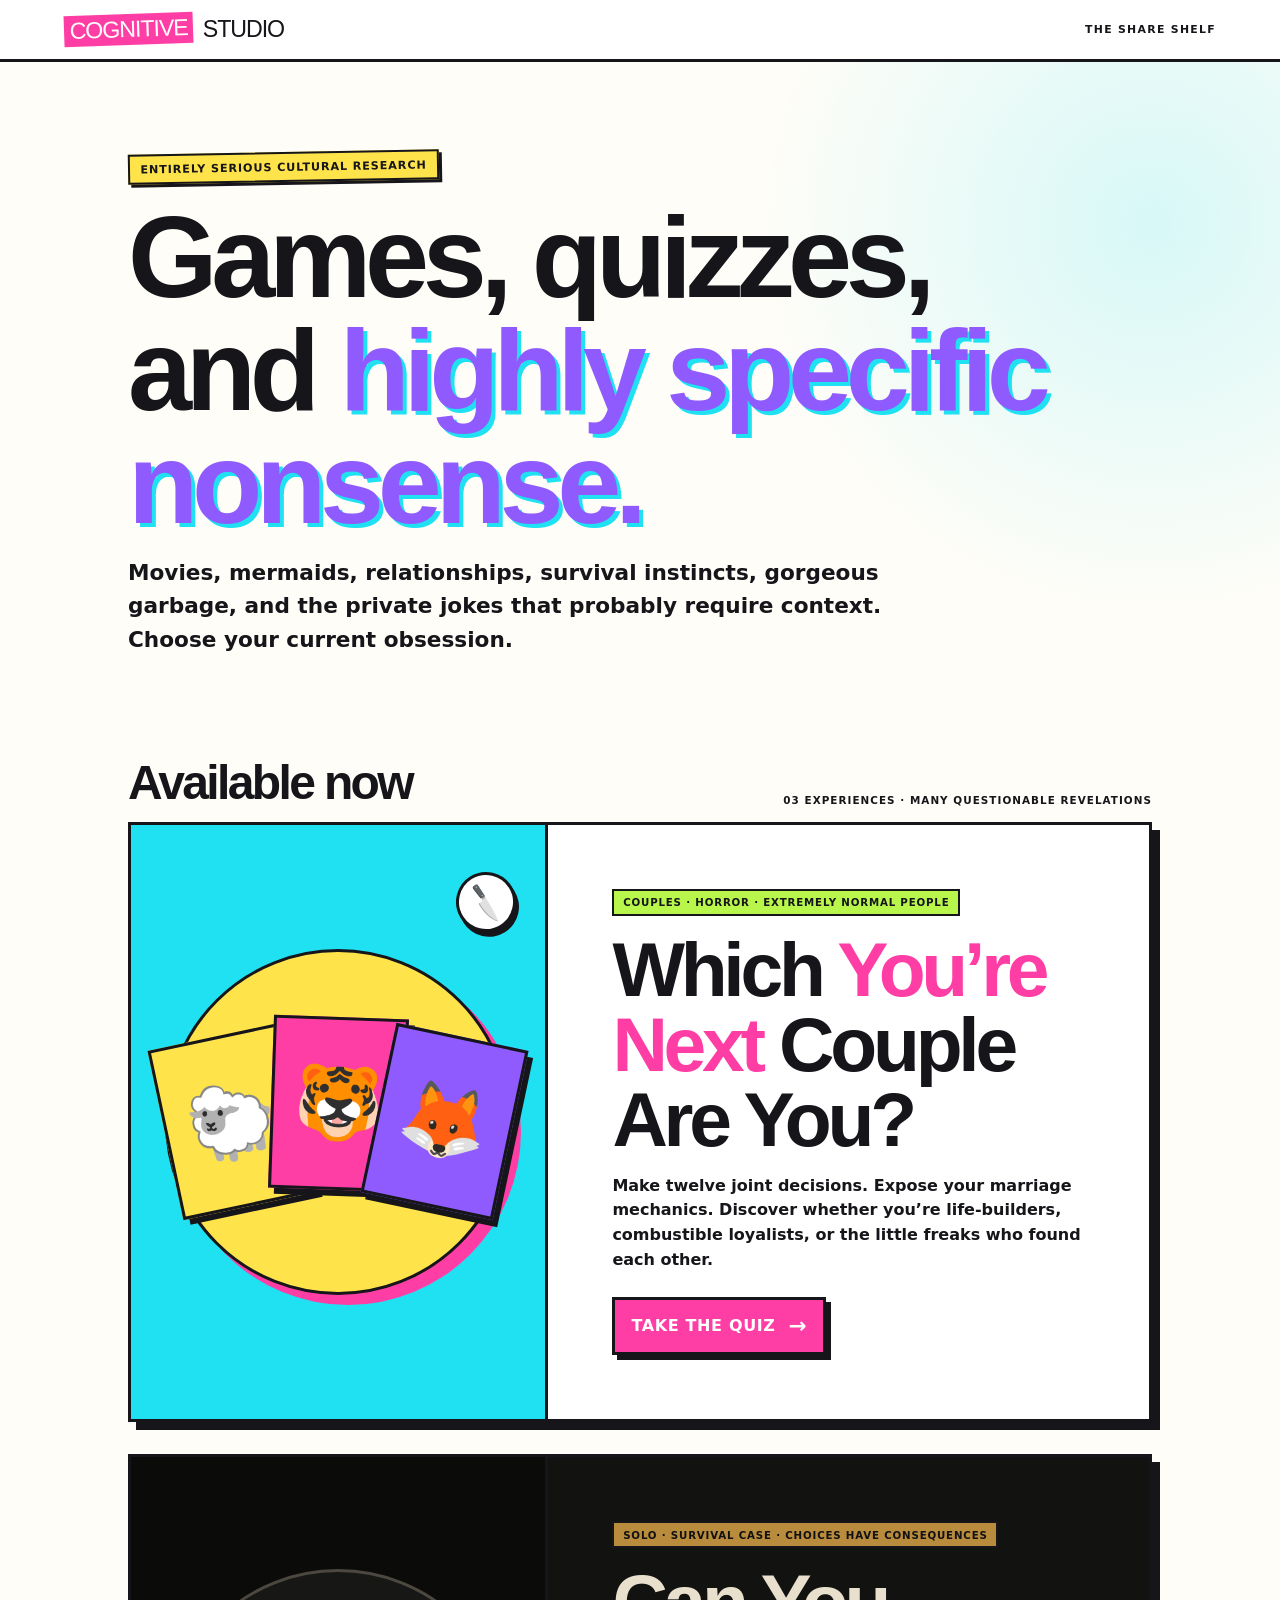
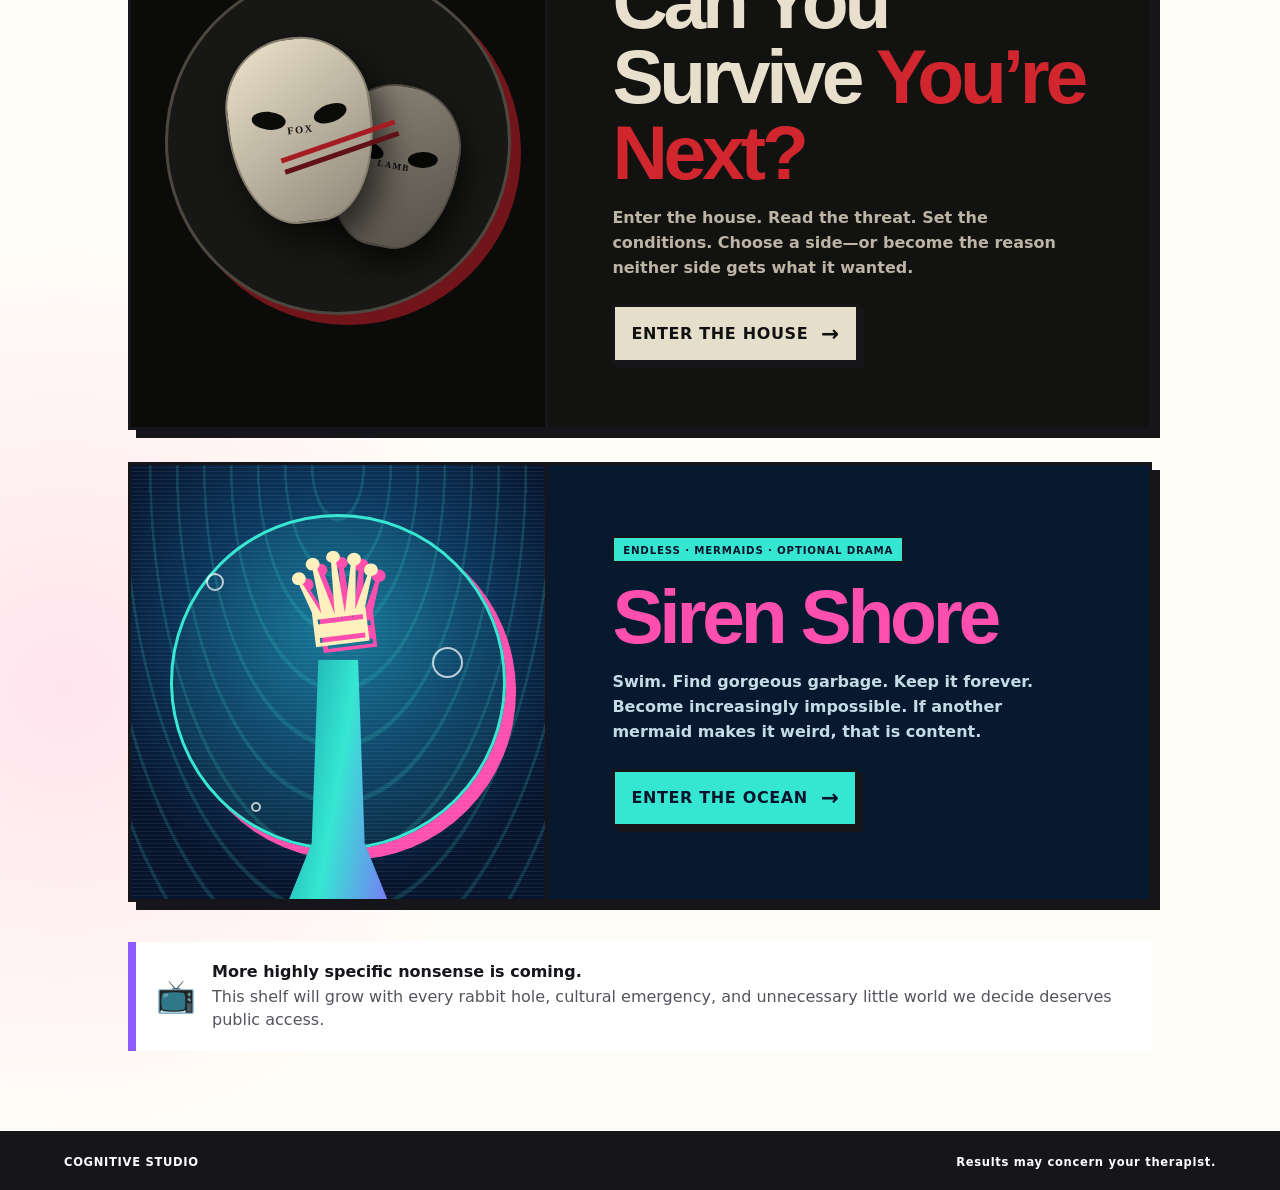
<file: index.html>
<!doctype html>
<html lang="en">
  <head>
    <meta charset="utf-8">
    <meta name="viewport" content="width=device-width, initial-scale=1">
    <meta name="theme-color" content="#ff3ea5">
    <meta name="description" content="Games, quizzes, and highly specific nonsense for people with very specific opinions.">
    <title>Cognitive Studio — The Share Shelf</title>
    <link rel="icon" type="image/svg+xml" href="./favicon.svg">
    <link rel="stylesheet" href="./assets/styles.css">
  </head>
  <body>
    <header class="topbar">
      <a class="brand" href="./" aria-label="Cognitive Studio Share collection home"><span>COGNITIVE</span> STUDIO</a>
      <span class="edition">THE SHARE SHELF</span>
    </header>
    <main>
      <section class="intro" aria-labelledby="page-title">
        <span class="sticker">ENTIRELY SERIOUS CULTURAL RESEARCH</span>
        <h1 id="page-title">Games, quizzes, and <em>highly specific nonsense.</em></h1>
        <p>Movies, mermaids, relationships, survival instincts, gorgeous garbage, and the private jokes that probably require context. Choose your current obsession.</p>
      </section>

      <section class="shelf" aria-labelledby="available-title">
        <div class="section-heading">
          <h2 id="available-title">Available now</h2>
          <span>03 EXPERIENCES · MANY QUESTIONABLE REVELATIONS</span>
        </div>
        <a class="quiz-card" href="./quizzes/youre-next-couple/">
          <div class="card-art" aria-hidden="true">
            <span class="mask mask-one">🐑</span>
            <span class="mask mask-two">🐯</span>
            <span class="mask mask-three">🦊</span>
            <span class="knife">🔪</span>
          </div>
          <div class="card-copy">
            <span class="category">COUPLES · HORROR · EXTREMELY NORMAL PEOPLE</span>
            <h3>Which <em>You’re Next</em> Couple Are You?</h3>
            <p>Make twelve joint decisions. Expose your marriage mechanics. Discover whether you’re life-builders, combustible loyalists, or the little freaks who found each other.</p>
            <span class="launch">TAKE THE QUIZ <b aria-hidden="true">→</b></span>
          </div>
        </a>

        <a class="quiz-card survival-card" href="./quizzes/youre-next-survival/">
          <div class="card-art survival-art" aria-hidden="true">
            <span class="survival-mask survival-mask-one">FOX</span>
            <span class="survival-mask survival-mask-two">LAMB</span>
            <span class="blood-line"></span>
          </div>
          <div class="card-copy survival-copy">
            <span class="category">SOLO · SURVIVAL CASE · CHOICES HAVE CONSEQUENCES</span>
            <h3>Can You Survive <em>You’re Next?</em></h3>
            <p>Enter the house. Read the threat. Set the conditions. Choose a side—or become the reason neither side gets what it wanted.</p>
            <span class="launch">ENTER THE HOUSE <b aria-hidden="true">→</b></span>
          </div>
        </a>

        <a class="quiz-card siren-card" href="./games/siren-shore/">
          <div class="card-art siren-art" aria-hidden="true">
            <span class="siren-crown">♛</span>
            <span class="siren-tail"></span>
            <span class="siren-bubble bubble-one"></span>
            <span class="siren-bubble bubble-two"></span>
            <span class="siren-bubble bubble-three"></span>
          </div>
          <div class="card-copy siren-copy">
            <span class="category">ENDLESS · MERMAIDS · OPTIONAL DRAMA</span>
            <h3><em>Siren Shore</em></h3>
            <p>Swim. Find gorgeous garbage. Keep it forever. Become increasingly impossible. If another mermaid makes it weird, that is content.</p>
            <span class="launch">ENTER THE OCEAN <b aria-hidden="true">→</b></span>
          </div>
        </a>
      </section>

      <aside class="coming-soon">
        <span aria-hidden="true">📺</span>
        <div><strong>More highly specific nonsense is coming.</strong><p>This shelf will grow with every rabbit hole, cultural emergency, and unnecessary little world we decide deserves public access.</p></div>
      </aside>
    </main>
    <footer><span>COGNITIVE STUDIO</span><span>Results may concern your therapist.</span></footer>
  </body>
</html>
</file>
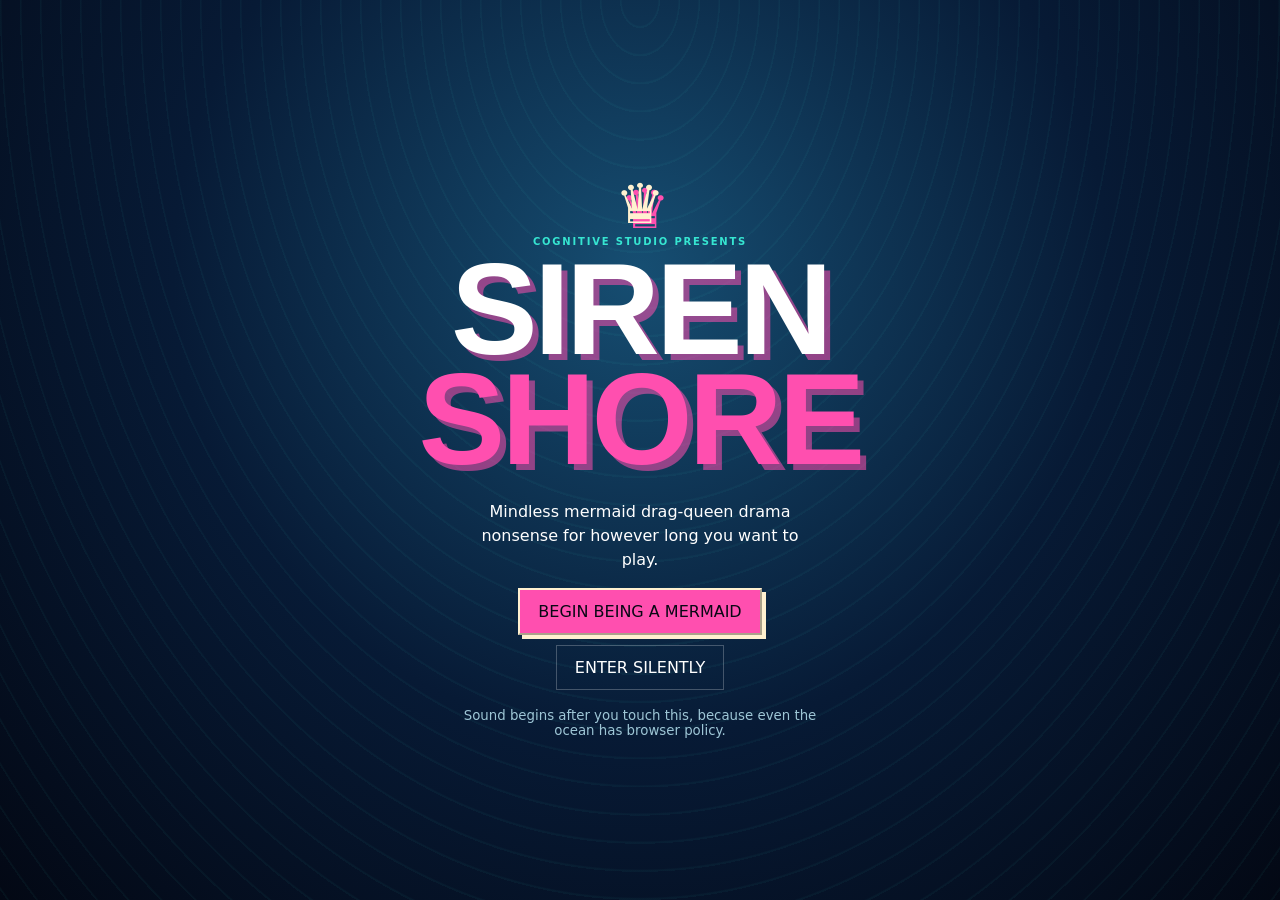
<file: games/siren-shore/index.html>
<!doctype html>
<html lang="en">
  <head>
    <meta charset="utf-8">
    <meta name="viewport" content="width=device-width, initial-scale=1, viewport-fit=cover, maximum-scale=1">
    <meta name="theme-color" content="#071a35">
    <meta name="description" content="Swim. Find gorgeous garbage. Keep it forever. Become increasingly impossible.">
    <meta property="og:title" content="Siren Shore">
    <meta property="og:description" content="An endless mermaid collecting game with completely optional drama.">
    <title>Siren Shore — Collect Forever</title>
    <link rel="icon" type="image/svg+xml" href="./favicon.svg">
    <link rel="stylesheet" href="./assets/styles.css">
  </head>
  <body>
    <main id="game" class="game" data-mode="home">
      <canvas id="ocean-canvas" data-arcade-layers="far mid foreground effects" aria-label="The explorable ocean"></canvas>
      <div class="scanlines" aria-hidden="true"></div>

      <header id="hud" class="hud">
        <div><span class="eyebrow" id="shore-label">PRIVATE GROTTO</span><strong id="player-title">UNACCREDITED MERMAID</strong></div>
        <div class="level-chip"><span>SIREN</span><b id="level-value">01</b></div>
      </header>

      <div class="xp-track" aria-label="Legend progress"><span id="xp-fill"></span></div>
      <section class="current-status" aria-label="Siren progress">
        <strong id="points-value">0</strong><span>SIREN POINTS</span>
        <span id="combo-label">TREASURE THEORY</span><b id="combo-count">×1</b>
      </section>
      <aside id="rush-banner" class="rush-banner" aria-live="polite" hidden>TREASURE RUSH</aside>
      <aside id="swell-banner" class="swell-banner" aria-live="polite" hidden></aside>
      <output id="arcade-caption" class="arcade-caption" aria-live="polite" hidden></output>
      <output id="toast" class="toast" aria-live="polite">Everything here is safe. Nobody gets a vote.</output>
      <button id="receipt-offer" class="receipt-offer" type="button" hidden>THE OCEAN HAS A RECEIPT <span>VIEW →</span></button>
      <div id="live-region" class="sr-only" aria-live="polite"></div>

      <section id="home-actions" class="home-actions" aria-label="Grotto actions">
        <span class="issue">SIREN SHORE · ISSUE 001</span>
        <h1>Become<br><em>increasingly impossible.</em></h1>
        <p>Swim. Find gorgeous garbage. Keep it forever. Meet a bitch. Decide whether today is peaceful.</p>
        <div class="home-buttons">
          <button type="button" data-open="home-sheet">CUSTOMIZE</button>
          <button type="button" data-open="inventory-sheet">PACK PURSE</button>
          <button type="button" id="enter-ocean" class="primary">ENTER THE OCEAN <span>→</span></button>
        </div>
      </section>

      <section id="ocean-controls" class="ocean-controls" aria-label="Swimming controls" hidden>
        <div id="move-pad" class="move-pad" role="group" aria-label="Swim direction">
          <span class="pad-ring"></span><span id="move-knob" class="move-knob"></span>
        </div>
        <button type="button" id="action-button" class="action-button"><span id="action-label">CALL</span><small id="action-detail">INTO THE DARK</small></button>
      </section>

      <nav class="tabbar" aria-label="Siren actions">
        <button type="button" data-tab="home"><span>⌂</span>GROTTO</button>
        <button type="button" data-open="inventory-sheet"><span>◈</span>THINGS</button>
        <button type="button" data-open="share-sheet"><span>◇</span>RECEIPT</button>
        <button type="button" data-open="settings-sheet"><span>⚙</span>MORE</button>
      </nav>

      <div class="sheet-backdrop" data-close-sheets hidden></div>

      <section id="home-sheet" class="sheet" role="dialog" aria-modal="true" aria-labelledby="look-title" hidden>
        <button class="sheet-close" type="button" data-close-sheets aria-label="Close">×</button>
        <span class="kicker">CURRENTLY SERVING</span><h2 id="look-title">The Look</h2>
        <div class="portrait-wrap"><canvas id="portrait-canvas" width="320" height="260"></canvas></div>
        <label>HAIR<select id="hair-select"></select></label>
        <label>TAIL<select id="tail-select"></select></label>
        <label>FACE<select id="makeup-select"></select></label>
        <label>SCALES<select id="scale-select"></select></label>
        <label>FINS<select id="fin-select"></select></label>
        <label>PURSE<select id="purse-select"></select></label>
        <button type="button" class="primary full" data-close-sheets>IT HAS BEEN DECIDED</button>
      </section>

      <section id="inventory-sheet" class="sheet tall" role="dialog" aria-modal="true" aria-labelledby="things-title" hidden>
        <button class="sheet-close" type="button" data-close-sheets aria-label="Close">×</button>
        <span class="kicker">POSSESSIONS & ALLEGATIONS</span><h2 id="things-title">Your Things</h2>
        <div class="inventory-summary"><b id="inventory-count">0 OBJECTS</b><span id="purse-count">PURSE 0/6</span></div>
        <div id="inventory-list" class="inventory-list"></div>
        <div id="item-actions" class="item-actions" hidden>
          <button type="button" id="equip-item">WEAR IT</button>
          <button type="button" id="pack-item">PACK IT</button>
          <button type="button" id="remix-item">REMIX PAIR</button>
        </div>
        <article id="provenance" class="provenance"><p>You own nothing yet. This will not stand.</p></article>
      </section>

      <section id="encounter-sheet" class="sheet encounter" role="dialog" aria-modal="true" aria-labelledby="encounter-title" hidden>
        <button class="sheet-close" type="button" data-encounter="leave" aria-label="Leave">×</button>
        <span class="kicker">UNSCHEDULED MERMAID</span><h2 id="encounter-title">Someone Has Arrived</h2>
        <div id="npc-card" class="npc-card"></div>
        <p id="encounter-copy"></p>
        <div id="encounter-actions" class="choice-grid">
          <button type="button" data-encounter="compliment">COMPLIMENT<small>disarming</small></button>
          <button type="button" data-encounter="trade">TRADE<small>civilized-ish</small></button>
          <button type="button" data-encounter="shade">THROW SHADE<small>free speech</small></button>
          <button type="button" data-encounter="snatch">SNATCH<small>property law</small></button>
          <button type="button" data-encounter="fight">ESCALATE<small>nonlethally</small></button>
          <button type="button" data-encounter="leave">LEAVE<small>still a complete life</small></button>
        </div>
        <div id="fight-actions" class="fight-actions" hidden>
          <button type="button" data-fight="snatch">SNATCH</button>
          <button type="button" data-fight="read">READ</button>
          <button type="button" data-fight="flourish">FLOURISH</button>
          <div id="fight-score">YOU 0 · HER 0</div>
        </div>
      </section>

      <section id="share-sheet" class="sheet" role="dialog" aria-modal="true" aria-labelledby="share-title" hidden>
        <button class="sheet-close" type="button" data-close-sheets aria-label="Close">×</button>
        <span class="kicker">THE OCEAN KEEPS RECEIPTS</span><h2 id="share-title">Siren Receipt</h2>
        <canvas id="receipt-canvas" width="540" height="675" aria-label="Preview of your Siren Receipt"></canvas>
        <button type="button" id="share-receipt" class="primary full">SHARE THE ALLEGATION</button>
        <p id="share-status" class="fineprint">Luxury image. Disgraceful caption. No save data leaves this device.</p>
      </section>

      <section id="cabinet-sheet" class="sheet tall" role="dialog" aria-modal="true" aria-labelledby="cabinet-title" hidden>
        <button class="sheet-close" type="button" data-close-sheets aria-label="Close">×</button>
        <span class="kicker">PRIVATE, LOCAL, AND LEGALLY VIBRANT</span><h2 id="cabinet-title">Cabinet of Allegations</h2>
        <p class="cabinet-intro">An optional little archive. No scorecard, no homework, no one is waiting.</p>
        <div class="cabinet-tabs" role="tablist" aria-label="Cabinet records">
          <button id="cabinet-things" type="button" role="tab" aria-selected="true" data-cabinet-tab="things">THINGS</button>
          <button id="cabinet-mermaids" type="button" role="tab" aria-selected="false" data-cabinet-tab="mermaids">MERMAIDS</button>
          <button id="cabinet-incidents" type="button" role="tab" aria-selected="false" data-cabinet-tab="incidents">INCIDENTS</button>
        </div>
        <div id="cabinet-content" class="cabinet-content" role="tabpanel" aria-live="polite"></div>
      </section>

      <section id="settings-sheet" class="sheet" role="dialog" aria-modal="true" aria-labelledby="settings-title" hidden>
        <button class="sheet-close" type="button" data-close-sheets aria-label="Close">×</button>
        <span class="kicker">HOUSE RULES</span><h2 id="settings-title">More</h2>
        <label class="toggle"><span><b>MUSIC</b><small>camp aquatic score</small></span><input id="music-toggle" type="checkbox" checked></label>
        <label class="toggle"><span><b>GET THE EFFECTS</b><small>snaps, finds, reads, consequences</small></span><input id="effects-toggle" type="checkbox" checked></label>
        <label class="toggle"><span><b>HAPTIC GOSSIP</b><small>a private tap when the water has news</small></span><input id="haptics-toggle" type="checkbox" checked></label>
        <button type="button" data-open="cabinet-sheet">OPEN THE CABINET OF ALLEGATIONS</button>
        <button type="button" id="new-shore">GENERATE ANOTHER SHORE</button>
        <button type="button" id="return-home">RETURN TO THE GROTTO</button>
        <button type="button" id="reset-game" class="danger">ERASE THIS ENTIRE SOCIAL HISTORY</button>
        <a class="back-link" href="../../">← THE SHARE SHELF</a>
      </section>

      <section id="audio-gate" class="audio-gate" role="dialog" aria-modal="true" aria-labelledby="gate-title">
        <div class="gate-crown" aria-hidden="true">♛</div>
        <span class="issue">COGNITIVE STUDIO PRESENTS</span>
        <h1 id="gate-title">SIREN<br><em>SHORE</em></h1>
        <p>Mindless mermaid drag-queen drama nonsense for however long you want to play.</p>
        <button type="button" id="begin-game" class="primary">BEGIN BEING A MERMAID</button>
        <button type="button" id="skip-audio">ENTER SILENTLY</button>
        <small>Sound begins after you touch this, because even the ocean has browser policy.</small>
      </section>
    </main>
    <noscript>Siren Shore requires JavaScript. The ocean regrets this administrative constraint.</noscript>
    <script type="module" src="./assets/app.mjs"></script>
  </body>
</html>
</file>
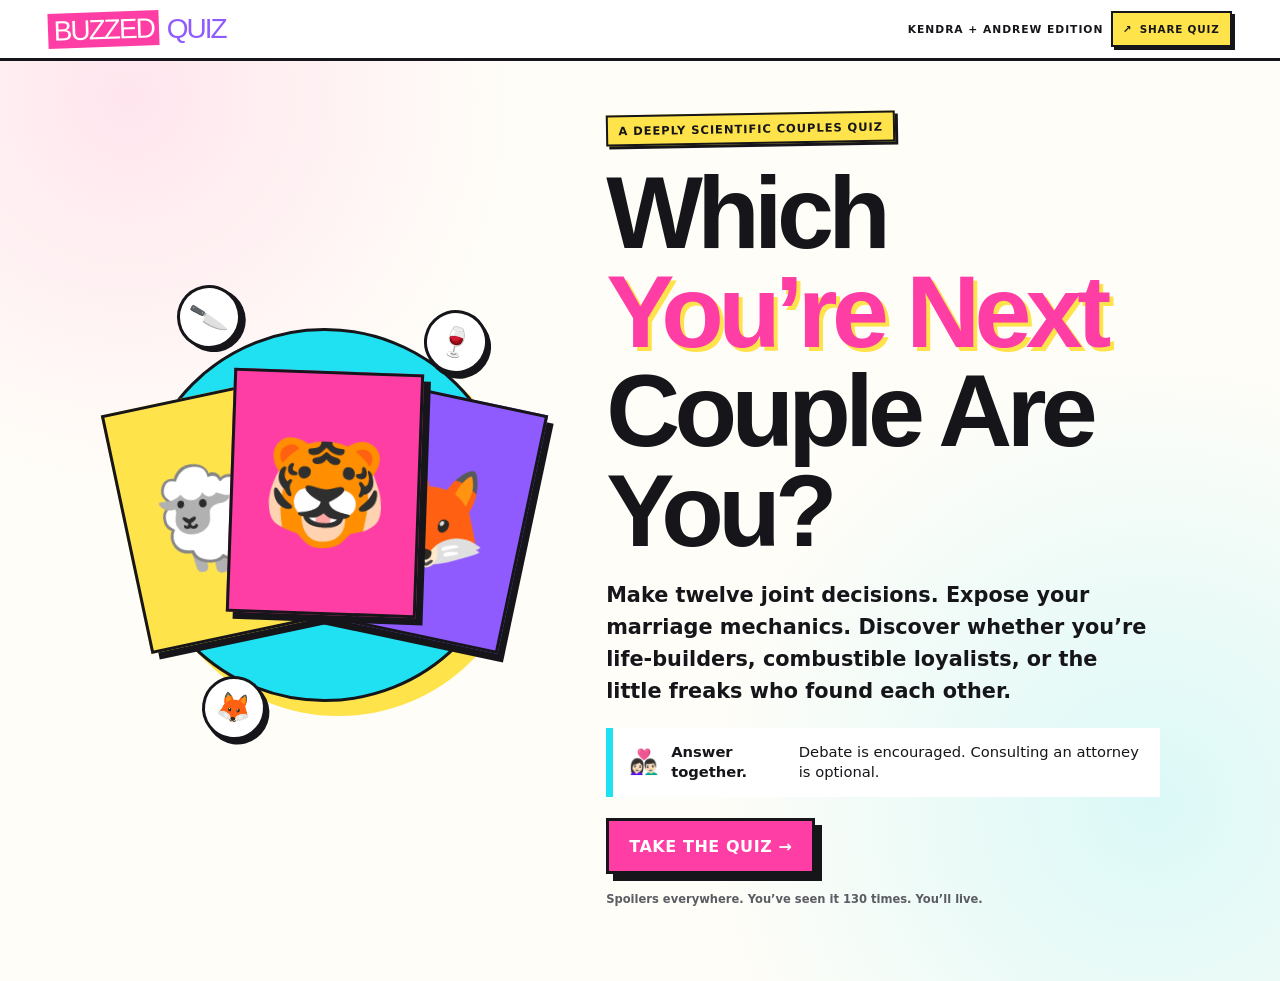
<file: quizzes/youre-next-couple/index.html>
<!doctype html>
<html lang="en">
  <head>
    <meta charset="utf-8">
    <meta name="viewport" content="width=device-width, initial-scale=1, viewport-fit=cover">
    <meta name="theme-color" content="#ff3ea5">
    <meta name="description" content="Find out which You're Next couple matches Andrew and Kendra's combined marital creature.">
    <title>Which You're Next Couple Are You?</title>
    <link rel="icon" type="image/svg+xml" href="./favicon.svg">
    <link rel="stylesheet" href="./assets/styles.css">
  </head>
  <body>
    <a class="skip-link" href="#quiz">Skip to quiz</a>
    <header class="site-bar" aria-label="Quiz brand">
      <span class="brand-mark">BUZZED</span><span class="brand-tail">QUIZ</span>
      <span class="edition">KENDRA + ANDREW EDITION</span>
      <button class="quiz-share" type="button" data-share-quiz data-share-title="Which You’re Next Couple Are You?" data-share-text="Take the You’re Next couples quiz with me.">
        <span aria-hidden="true">↗</span><span data-share-label>SHARE QUIZ</span>
      </button>
    </header>
    <main id="quiz" class="quiz-shell" tabindex="-1"></main>
    <div id="announcement" class="sr-only" aria-live="polite" aria-atomic="true"></div>
    <script type="module" src="./assets/app.mjs"></script>
    <script type="module" src="../../assets/share.mjs"></script>
  </body>
</html>
</file>
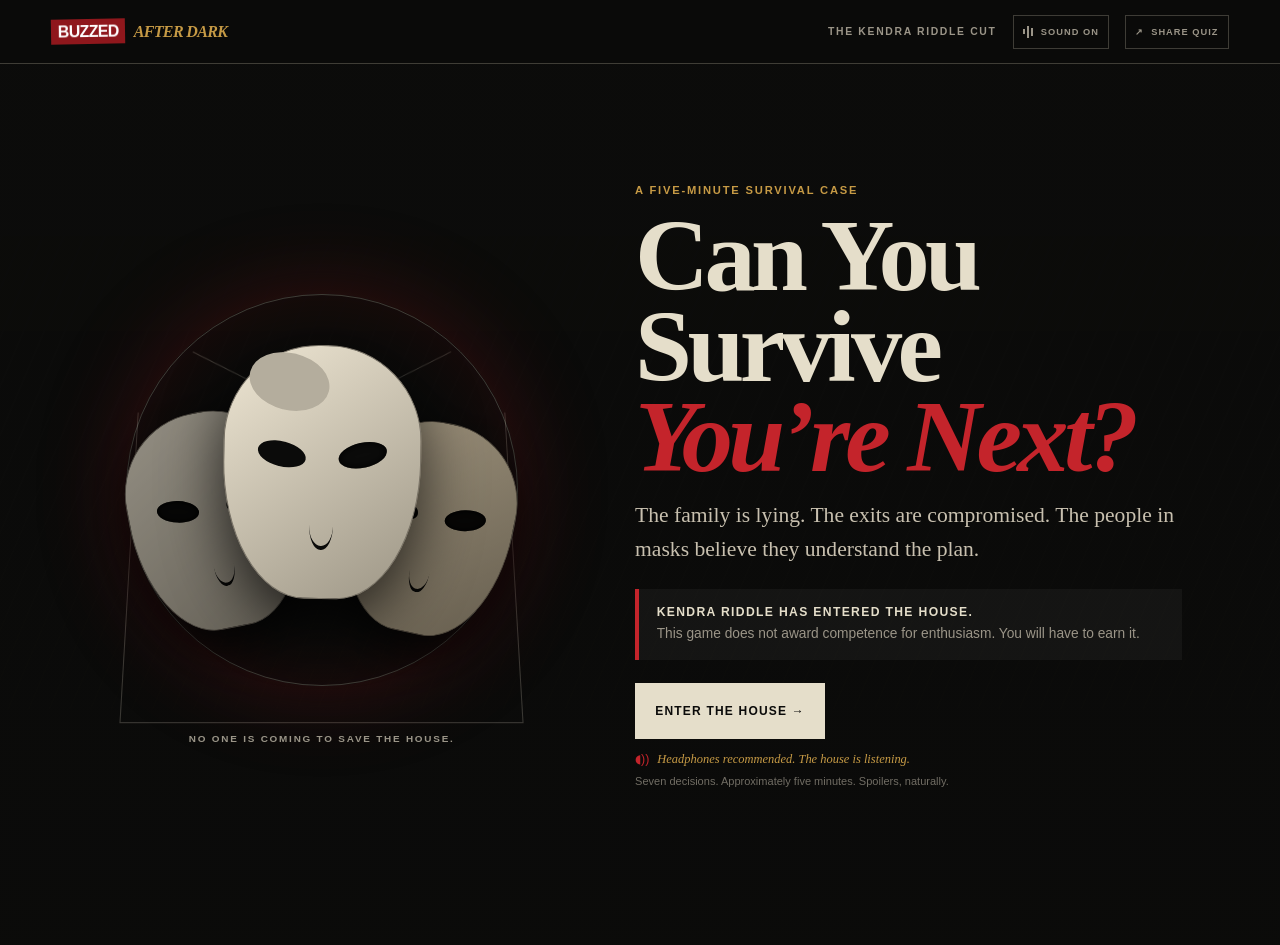
<file: quizzes/youre-next-survival/index.html>
<!doctype html>
<html lang="en">
  <head>
    <meta charset="utf-8">
    <meta name="viewport" content="width=device-width, initial-scale=1, viewport-fit=cover">
    <meta name="theme-color" content="#0b0b0a">
    <meta name="description" content="A five-minute branching survival game set inside the atmosphere of You're Next.">
    <title>Can You Survive You’re Next?</title>
    <link rel="icon" type="image/svg+xml" href="./favicon.svg">
    <link rel="stylesheet" href="./assets/styles.css">
  </head>
  <body>
    <a class="skip-link" href="#game">Skip to game</a>
    <header class="site-bar">
      <a class="brand" href="../../" aria-label="Return to the Cognitive Studio share shelf">
        <span>BUZZED</span><b>AFTER DARK</b>
      </a>
      <span class="edition">THE KENDRA RIDDLE CUT</span>
      <button id="sound-toggle" class="sound-toggle" type="button" aria-pressed="true">
        <span class="sound-waves" aria-hidden="true"><i></i><i></i><i></i></span>
        <span data-sound-label>SOUND ON</span>
      </button>
      <button class="quiz-share" type="button" data-share-quiz data-share-title="Can You Survive You’re Next?" data-share-text="Enter the house and see whether you survive.">
        <span aria-hidden="true">↗</span><span data-share-label>SHARE QUIZ</span>
      </button>
    </header>
    <main id="game" class="game-shell" tabindex="-1"></main>
    <div id="announcement" class="sr-only" aria-live="polite" aria-atomic="true"></div>
    <noscript>This house requires JavaScript. The intruders consider this a tactical advantage.</noscript>
    <script type="module" src="./assets/app.mjs"></script>
    <script type="module" src="../../assets/share.mjs"></script>
  </body>
</html>
</file>
<file: assets/styles.css>
:root {
  --ink: #15151a;
  --paper: #fffdf8;
  --cyan: #1fe1f2;
  --pink: #ff3ea5;
  --yellow: #ffe34a;
  --purple: #8f5bff;
  --lime: #b9f64b;
  --border: 3px solid var(--ink);
  --shadow: 8px 8px 0 var(--ink);
}

* { box-sizing: border-box; }
html { background: var(--paper); color: var(--ink); font-family: Inter, ui-sans-serif, system-ui, -apple-system, sans-serif; }
body { margin: 0; min-height: 100vh; background: radial-gradient(circle at 90% 8%, rgb(31 225 242 / .18), transparent 25rem), radial-gradient(circle at 5% 82%, rgb(255 62 165 / .13), transparent 28rem), var(--paper); }
a { color: inherit; }
a:focus-visible { outline: 4px solid var(--purple); outline-offset: 5px; }

.topbar { min-height: 62px; display: flex; align-items: center; gap: 1rem; padding: .75rem clamp(1rem, 5vw, 4rem); border-bottom: var(--border); background: white; }
.brand { font-family: 'Arial Black', Impact, sans-serif; font-size: clamp(1rem, 3vw, 1.45rem); letter-spacing: -.045em; text-decoration: none; }
.brand span { display: inline-block; margin-right: .25rem; padding: .12rem .35rem; background: var(--pink); color: white; transform: rotate(-2deg); }
.edition { margin-left: auto; font-size: .68rem; font-weight: 900; letter-spacing: .12em; }

main { width: min(1120px, 100%); margin: 0 auto; padding: clamp(2.25rem, 7vw, 6rem) clamp(1rem, 5vw, 3rem) 5rem; }
.intro { max-width: 930px; }
.sticker { display: inline-block; padding: .42rem .65rem; border: 2px solid var(--ink); background: var(--yellow); box-shadow: 3px 3px 0 var(--ink); font-size: .7rem; font-weight: 900; letter-spacing: .08em; transform: rotate(-1deg); }
h1, h2, h3 { font-family: 'Arial Black', Impact, sans-serif; letter-spacing: -.055em; line-height: .98; }
h1 { margin: 1.2rem 0 1rem; max-width: 920px; font-size: clamp(3.2rem, 9vw, 7.2rem); }
h1 em { color: var(--purple); font-style: normal; text-shadow: 4px 4px 0 var(--cyan); }
.intro > p { max-width: 760px; margin: 0; font-size: clamp(1.05rem, 2.3vw, 1.35rem); font-weight: 650; line-height: 1.55; }

.shelf { margin-top: clamp(3.5rem, 8vw, 7rem); }
.section-heading { display: flex; align-items: end; justify-content: space-between; gap: 1rem; margin-bottom: 1rem; }
.section-heading h2 { margin: 0; font-size: clamp(1.8rem, 5vw, 3rem); }
.section-heading span { font-size: .65rem; font-weight: 900; letter-spacing: .1em; text-align: right; }
.quiz-card { display: grid; grid-template-columns: .82fr 1.18fr; min-height: 440px; border: var(--border); background: white; box-shadow: var(--shadow); text-decoration: none; transition: transform .18s ease, box-shadow .18s ease; }
.quiz-card + .quiz-card { margin-top: 2rem; }
.quiz-card:hover { transform: translate(-3px, -3px); box-shadow: 12px 12px 0 var(--ink); }
.card-art { position: relative; display: grid; place-items: center; overflow: hidden; border-right: var(--border); background: var(--cyan); }
.card-art::before { content: ''; position: absolute; width: 340px; aspect-ratio: 1; border: var(--border); border-radius: 50%; background: var(--yellow); box-shadow: 10px 10px 0 var(--pink); }
.mask { position: absolute; z-index: 2; display: grid; place-items: center; width: 135px; aspect-ratio: .78; border: var(--border); box-shadow: 6px 6px 0 var(--ink); font-size: 4.5rem; background: white; }
.mask-one { left: 8%; transform: rotate(-12deg); background: var(--yellow); }
.mask-two { transform: translateY(-18px) rotate(2deg); background: var(--pink); }
.mask-three { right: 8%; transform: rotate(12deg); background: var(--purple); }
.knife { position: absolute; z-index: 4; top: 8%; right: 7%; display: grid; place-items: center; width: 60px; height: 60px; border: var(--border); border-radius: 50%; background: white; box-shadow: 4px 4px 0 var(--ink); font-size: 1.8rem; transform: rotate(13deg); }
.card-copy { display: flex; flex-direction: column; align-items: flex-start; justify-content: center; padding: clamp(1.5rem, 5vw, 4rem); }
.category { padding: .35rem .55rem; background: var(--lime); border: 2px solid var(--ink); font-size: .64rem; font-weight: 900; letter-spacing: .08em; }
.card-copy h3 { margin: 1rem 0; font-size: clamp(2.4rem, 6vw, 4.8rem); }
.card-copy h3 em { color: var(--pink); font-style: normal; }
.card-copy p { margin: 0; max-width: 620px; font-size: 1rem; font-weight: 650; line-height: 1.55; }
.launch { display: inline-flex; align-items: center; gap: .8rem; margin-top: 1.5rem; padding: .85rem 1rem; border: var(--border); background: var(--pink); color: white; box-shadow: 5px 5px 0 var(--ink); font-weight: 900; letter-spacing: .04em; }
.launch b { font-size: 1.35rem; }

.survival-card { background: #121211; color: #e8e0cc; }
.survival-art { border-color: var(--ink); background: #0b0b0a; }
.survival-art::before { border-color: #4c4840; background: #171715; box-shadow: 10px 10px 0 #71151a; }
.survival-mask { position: absolute; z-index: 2; width: 145px; aspect-ratio: .78; display: grid; place-items: center; border: 2px solid #877f6f; border-radius: 48% 48% 42% 42% / 38% 38% 55% 55%; background: linear-gradient(145deg, #eee4cc, #8c8577); color: #181715; font-family: Georgia, serif; font-size: .65rem; font-weight: 900; letter-spacing: .14em; box-shadow: 10px 18px 35px rgb(0 0 0 / .65); }
.survival-mask::before, .survival-mask::after { content: ''; position: absolute; top: 38%; width: 24%; height: 10%; border-radius: 50%; background: #0b0b0a; }
.survival-mask::before { left: 16%; transform: rotate(12deg); }
.survival-mask::after { right: 16%; transform: rotate(-12deg); }
.survival-mask-one { z-index: 3; transform: translate(-38px, -12px) rotate(-7deg); }
.survival-mask-two { transform: translate(55px, 24px) rotate(11deg) scale(.88); filter: brightness(.6); }
.blood-line { position: absolute; z-index: 4; width: 120px; height: 5px; background: #a51d23; transform: rotate(-19deg); box-shadow: 0 12px 0 #611216; }
.survival-copy .category { background: #b88b3d; color: #111; }
.survival-copy h3 em { color: #d1262e; }
.survival-copy p { color: #bcb4a4; }
.survival-copy .launch { background: #e5deca; color: #111; }

.siren-card { background: #06192f; color: #edfaff; }
.siren-art { position: relative; overflow: hidden; background: repeating-radial-gradient(ellipse at 50% 0, transparent 0 24px, rgb(53 231 210 / .16) 25px 27px), radial-gradient(circle at 50% 38%, #147194 0, #0b3a62 38%, #06142d 76%); }
.siren-art::before { width: 330px; border-color: #35e7d2; background: rgb(53 231 210 / .08); box-shadow: 10px 10px 0 #ff4fae; }
.siren-art::after { content: ''; position: absolute; inset: 0; opacity: .14; background: repeating-linear-gradient(0deg, transparent 0 3px, #fff 4px); }
.siren-crown { position: absolute; z-index: 2; left: 50%; top: 14%; transform: translateX(-50%) rotate(-7deg); color: #fff0bd; font-size: clamp(4rem, 15vw, 8rem); text-shadow: 7px 7px 0 #ff4fae; transition: transform .2s ease; }
.siren-tail { position: absolute; z-index: 1; left: 50%; bottom: -10%; width: 32%; height: 65%; transform: translateX(-50%); background: linear-gradient(100deg, #128c9f, #35e7d2 48%, #8c5aff); clip-path: polygon(35% 0, 65% 0, 70% 65%, 100% 100%, 50% 87%, 0 100%, 30% 65%); filter: drop-shadow(8px 5px 0 rgb(255 79 174 / .65)); }
.siren-bubble { position: absolute; z-index: 3; width: 18px; height: 18px; border: 2px solid rgb(255 255 255 / .72); border-radius: 50%; }
.bubble-one { left: 18%; top: 25%; }
.bubble-two { right: 20%; top: 42%; width: 31px; height: 31px; }
.bubble-three { left: 29%; bottom: 20%; width: 10px; height: 10px; }
.siren-copy .category { background: #35e7d2; color: #07142b; }
.siren-copy h3 em { color: #ff4fae; }
.siren-copy p { color: #c5dbe5; }
.siren-copy .launch { background: #35e7d2; color: #07142b; }
.siren-card:hover .siren-crown { transform: translateX(-50%) rotate(6deg) scale(1.08); }

.coming-soon { display: flex; align-items: center; gap: 1rem; margin-top: 2.5rem; padding: 1.25rem; border-left: 8px solid var(--purple); background: white; }
.coming-soon > span { font-size: 2rem; }
.coming-soon strong { display: block; margin-bottom: .25rem; }
.coming-soon p { margin: 0; color: #55545d; line-height: 1.45; }
footer { display: flex; justify-content: space-between; gap: 1rem; padding: 1.3rem clamp(1rem, 5vw, 4rem); border-top: var(--border); background: var(--ink); color: white; font-size: .72rem; font-weight: 800; letter-spacing: .06em; }

@media (max-width: 760px) {
  .edition { max-width: 115px; text-align: right; font-size: .58rem; }
  h1 { font-size: clamp(3rem, 15vw, 4.7rem); }
  .section-heading { align-items: start; flex-direction: column; }
  .section-heading span { text-align: left; }
  .quiz-card { grid-template-columns: 1fr; }
  .card-art { min-height: 290px; border-right: 0; border-bottom: var(--border); }
  .card-art::before { width: 240px; }
  .mask { width: 105px; font-size: 3.4rem; }
  .survival-mask { width: 112px; }
  .card-copy { padding: 1.5rem; }
  footer { flex-direction: column; }
}

@media (prefers-reduced-motion: reduce) {
  *, *::before, *::after { transition-duration: .001ms !important; }
}
</file>
<file: games/siren-shore/assets/styles.css>
:root{color-scheme:dark;--ink:#050914;--navy:#071a35;--ocean:#0b3c60;--teal:#36e5d1;--pink:#ff4faf;--coral:#ff7a59;--pearl:#fff1d0;--purple:#8b5cf6;--line:rgba(255,255,255,.24);--panel:rgba(5,9,20,.94);--safe-top:env(safe-area-inset-top);--safe-right:env(safe-area-inset-right);--safe-bottom:env(safe-area-inset-bottom);--safe-left:env(safe-area-inset-left);font-family:Inter,ui-sans-serif,system-ui,-apple-system,BlinkMacSystemFont,"Segoe UI",sans-serif}
*{box-sizing:border-box}html,body{width:100%;height:100%;margin:0;overflow:hidden;background:var(--ink)}body{overscroll-behavior:none}button,select,input{font:inherit}button{min-width:44px;min-height:44px;color:inherit;cursor:pointer}button:focus-visible,a:focus-visible,select:focus-visible,input:focus-visible{outline:3px solid var(--pearl);outline-offset:3px}.game{position:relative;width:100%;height:100vh;height:100dvh;isolation:isolate;overflow:hidden;background:#071a35;color:#fff}.game:before{content:"";position:absolute;inset:0;z-index:-1;background:radial-gradient(circle at 15% 20%,rgba(54,229,209,.22),transparent 31%),radial-gradient(circle at 82% 54%,rgba(255,79,175,.14),transparent 34%),linear-gradient(#126189,#071a35 62%,#030814)}#ocean-canvas{position:absolute;inset:0;width:100%;height:100%;display:block}.scanlines{position:absolute;inset:0;pointer-events:none;opacity:.12;background:repeating-linear-gradient(0deg,transparent 0 3px,rgba(255,255,255,.12) 4px);mix-blend-mode:overlay}.hud{position:absolute;z-index:5;top:0;left:0;right:0;padding:calc(14px + var(--safe-top)) 16px 10px;display:flex;justify-content:space-between;align-items:flex-start;background:linear-gradient(rgba(3,8,20,.72),transparent)}.hud>div:first-child{display:grid;gap:3px}.eyebrow,.kicker,.issue{font-size:10px;font-weight:900;letter-spacing:.18em;text-transform:uppercase;color:var(--teal)}#player-title{max-width:68vw;font-size:12px;letter-spacing:.06em;text-transform:uppercase}.level-chip{display:flex;align-items:center;gap:7px;padding:6px 9px;border:1px solid var(--line);background:#071a35;box-shadow:4px 4px 0 var(--pink);transform:skew(-5deg)}.level-chip span{font-size:8px;font-weight:900;letter-spacing:.16em}.level-chip b{font-size:19px;color:var(--pearl)}.xp-track{position:absolute;z-index:6;top:calc(66px + var(--safe-top));left:16px;right:16px;height:3px;background:rgba(255,255,255,.15)}.xp-track span{display:block;height:100%;width:0;background:linear-gradient(90deg,var(--teal),var(--pink));transition:width .35s}.toast{position:absolute;z-index:8;top:calc(82px + var(--safe-top));left:50%;width:min(90vw,520px);transform:translateX(-50%);padding:9px 12px;border-left:3px solid var(--teal);background:rgba(3,8,20,.82);font-size:12px;line-height:1.35;text-align:center;box-shadow:0 8px 30px rgba(0,0,0,.25)}.home-actions{position:absolute;z-index:4;left:18px;right:18px;bottom:calc(94px + var(--safe-bottom));max-width:650px;padding:22px 20px;background:linear-gradient(135deg,rgba(5,9,20,.92),rgba(14,37,66,.86));border:1px solid var(--line);box-shadow:9px 9px 0 rgba(255,79,175,.55)}.home-actions h1,.audio-gate h1{margin:8px 0 10px;font-family:Impact,"Arial Narrow",sans-serif;font-size:clamp(39px,12vw,72px);font-weight:900;line-height:.84;letter-spacing:-.03em;text-transform:uppercase}.home-actions h1 em,.audio-gate h1 em{color:var(--pink);font-style:normal}.home-actions p{max-width:48ch;margin:0 0 15px;color:#d9e9f2;font-size:14px;line-height:1.45}.home-buttons{display:grid;grid-template-columns:1fr 1fr;gap:8px}.home-buttons .primary{grid-column:1/-1}.home-buttons button,.sheet button{border:1px solid var(--line);background:#101f3a;font-weight:900;letter-spacing:.08em;text-transform:uppercase}.primary{border-color:var(--pearl)!important;background:var(--pink)!important;color:#090714!important;box-shadow:4px 4px 0 var(--pearl)}.primary span{float:right}.full{width:100%;margin-top:12px}.tabbar{position:absolute;z-index:10;left:0;right:0;bottom:0;height:calc(72px + var(--safe-bottom));padding:8px 8px var(--safe-bottom);display:grid;grid-template-columns:repeat(4,1fr);gap:4px;background:rgba(3,8,20,.96);border-top:1px solid var(--line)}.tabbar button{display:grid;place-items:center;align-content:center;gap:2px;border:0;background:transparent;font-size:9px;font-weight:900;letter-spacing:.08em}.tabbar button span{font-size:20px;color:var(--teal)}.ocean-controls{position:absolute;z-index:7;inset:0;pointer-events:none}.move-pad{position:absolute;left:18px;bottom:calc(91px + var(--safe-bottom));width:124px;height:124px;border-radius:50%;pointer-events:auto;touch-action:none;user-select:none;-webkit-user-select:none}.pad-ring{position:absolute;inset:0;border:2px solid rgba(255,255,255,.38);border-radius:50%;background:radial-gradient(circle,rgba(54,229,209,.2),rgba(5,9,20,.55));box-shadow:inset 0 0 30px rgba(54,229,209,.16)}.move-knob{position:absolute;left:37px;top:37px;width:50px;height:50px;border-radius:50%;background:var(--teal);border:3px solid var(--pearl);box-shadow:0 5px 0 #176c78}.action-button{position:absolute;right:20px;bottom:calc(103px + var(--safe-bottom));width:102px;height:102px;border-radius:50%;border:3px solid var(--pearl);background:var(--pink);color:#10061a;box-shadow:0 7px 0 #81265d;pointer-events:auto;display:grid;place-items:center;align-content:center;font-weight:1000;letter-spacing:.04em}.action-button span{font-size:17px}.action-button small{font-size:8px}.sheet-backdrop{position:absolute;z-index:19;inset:0;background:rgba(0,0,0,.62);backdrop-filter:blur(3px)}.sheet{position:absolute;z-index:20;left:0;right:0;bottom:0;max-height:83%;overflow:auto;padding:22px 18px calc(24px + var(--safe-bottom));background:var(--panel);border-top:3px solid var(--pink);box-shadow:0 -18px 50px rgba(0,0,0,.5);animation:rise .23s ease-out}.sheet.tall{max-height:90%}.sheet h2{margin:3px 0 16px;font-family:Impact,"Arial Narrow",sans-serif;font-size:38px;letter-spacing:.01em;text-transform:uppercase}.sheet-close{position:absolute;right:12px;top:10px;border:0!important;background:transparent!important;font-size:30px!important}.sheet label:not(.toggle){display:grid;gap:6px;margin:10px 0;color:var(--teal);font-size:10px;font-weight:900;letter-spacing:.14em}.sheet select{min-height:46px;width:100%;padding:0 12px;border:1px solid var(--line);border-radius:0;background:#0b2440;color:#fff}.portrait-wrap{height:230px;margin-bottom:12px;border:1px solid var(--line);background:radial-gradient(circle,#164e72,#071a35 70%);overflow:hidden}.portrait-wrap canvas{width:100%;height:100%}.inventory-summary{display:flex;justify-content:space-between;padding:9px 0;border-bottom:1px solid var(--line);font-size:11px;color:var(--teal)}.inventory-list{display:grid;grid-template-columns:repeat(2,minmax(0,1fr));gap:8px;margin:12px 0}.inventory-card{min-height:92px!important;padding:10px!important;text-align:left;border:1px solid var(--line)!important;background:linear-gradient(135deg,#0d3151,#16132f)!important}.inventory-card[aria-pressed=true]{border-color:var(--teal)!important;box-shadow:inset 0 0 0 2px var(--teal)}.inventory-card b{display:block;margin-bottom:4px;font-size:11px}.inventory-card small{color:#a9d9e5;font-size:9px;text-transform:uppercase}.item-actions{display:grid;grid-template-columns:repeat(3,1fr);gap:5px}.item-actions button{padding:6px;font-size:9px}.provenance{margin-top:12px;padding:12px;border-left:3px solid var(--purple);background:#0b1830;font-size:12px;line-height:1.5}.provenance ol{padding-left:18px}.npc-card{height:116px;margin-bottom:12px;display:grid;place-items:center;background:linear-gradient(135deg,var(--npc-a,#25d8cf),var(--npc-b,#642b87));border:1px solid var(--pearl);font-family:Impact,"Arial Narrow",sans-serif;font-size:30px;text-transform:uppercase;text-shadow:2px 2px 0 #000}.choice-grid{display:grid;grid-template-columns:1fr 1fr;gap:7px}.choice-grid button{min-height:62px}.choice-grid small{display:block;color:#9fc9d8;font-size:8px;margin-top:3px}.fight-actions{display:grid;grid-template-columns:repeat(3,1fr);gap:7px}.fight-actions button{min-height:65px;background:var(--pink);color:#10061a}.fight-actions div{grid-column:1/-1;text-align:center;font-weight:900;color:var(--teal)}#receipt-canvas{width:min(100%,360px);height:auto;display:block;margin:auto;border:1px solid var(--pearl);background:#071a35}.fineprint{color:#9eb6c5;font-size:10px;text-align:center}.toggle{display:flex;align-items:center;justify-content:space-between;min-height:64px;margin:10px 0;padding:10px 0;border-bottom:1px solid var(--line)}.toggle span{display:grid;gap:3px}.toggle small{color:#9eb6c5}.toggle input{width:26px;height:26px;accent-color:var(--pink)}.danger{width:100%;margin-top:16px;border-color:#ff6b6b!important;color:#ffb2b2!important}.back-link{display:block;margin-top:18px;color:var(--teal);text-align:center}.audio-gate{position:absolute;z-index:50;inset:0;padding:calc(40px + var(--safe-top)) 24px calc(30px + var(--safe-bottom));display:grid;place-items:center;align-content:center;text-align:center;background:radial-gradient(circle at 50% 30%,#164e72,#071a35 52%,#030814);transition:opacity .45s,visibility .45s}.audio-gate.is-gone{opacity:0;visibility:hidden;pointer-events:none}.audio-gate:before{content:"";position:absolute;inset:0;opacity:.28;background:repeating-radial-gradient(ellipse at 50% 0,transparent 0 18px,rgba(54,229,209,.16) 19px 20px)}.audio-gate>*{position:relative}.audio-gate h1{font-size:clamp(64px,24vw,130px);text-shadow:6px 6px 0 rgba(255,79,175,.55)}.audio-gate p{max-width:34ch;line-height:1.5}.audio-gate button{padding:12px 18px}.audio-gate small{max-width:42ch;margin-top:18px;color:#9ec6d6}.gate-crown{font-size:55px;color:var(--pearl);filter:drop-shadow(5px 5px 0 var(--pink))}.sr-only{position:absolute;width:1px;height:1px;padding:0;margin:-1px;overflow:hidden;clip:rect(0,0,0,0);white-space:nowrap;border:0}[hidden]{display:none!important}@keyframes rise{from{transform:translateY(18%);opacity:0}}
@media (min-width:700px){.home-actions{left:40px;bottom:110px}.sheet{left:auto;right:20px;bottom:20px;width:min(430px,42vw);max-height:calc(100% - 40px);border:3px solid var(--pink)}.sheet-backdrop{background:rgba(0,0,0,.28)}.tabbar{left:auto;right:18px;bottom:18px;width:360px;height:66px;padding:6px;border:1px solid var(--line)}.move-pad{left:34px;bottom:38px}.action-button{right:410px;bottom:48px}.hud{padding-left:30px;padding-right:30px}.xp-track{left:30px;right:30px}}
@media (orientation:landscape) and (max-height:600px){.home-actions{bottom:20px;max-width:480px}.home-actions h1{font-size:44px}.home-actions p{display:none}.tabbar{left:auto;width:340px}.move-pad{bottom:18px}.action-button{bottom:28px}.sheet{left:auto;width:430px;border-left:3px solid var(--pink)}}
@media (prefers-reduced-motion:reduce){*,*:before,*:after{scroll-behavior:auto!important;animation-duration:.001ms!important;animation-iteration-count:1!important;transition-duration:.001ms!important}}
@media (prefers-contrast:more){:root{--line:rgba(255,255,255,.7)}.toast,.sheet,.home-actions{background:#030814}}
.hud{padding-left:calc(16px + var(--safe-left));padding-right:calc(16px + var(--safe-right))}.tabbar{padding-left:calc(8px + var(--safe-left));padding-right:calc(8px + var(--safe-right))}.move-pad{margin-left:var(--safe-left)}.action-button{margin-right:var(--safe-right)}
.receipt-offer{position:absolute;z-index:9;top:calc(128px + var(--safe-top));left:50%;width:min(88vw,390px);padding:10px 12px;transform:translateX(-50%);border:2px solid var(--pearl);background:var(--pink);color:#10061a;box-shadow:5px 5px 0 var(--pearl);font-size:11px;font-weight:1000;letter-spacing:.08em;text-align:left}.receipt-offer span{float:right}#skip-audio{margin-top:10px;border:1px solid var(--line);background:transparent}
.action-button small{line-height:1.15;text-transform:uppercase}
.current-status{position:absolute;z-index:7;top:calc(82px + var(--safe-top));right:16px;display:grid;grid-template-columns:auto auto;gap:1px 7px;min-width:134px;padding:7px 9px;border:1px solid var(--line);background:rgba(3,8,20,.78);text-align:right}.current-status strong{grid-column:1/-1;color:var(--pearl);font-size:16px;line-height:1}.current-status span{font-size:8px;font-weight:900;letter-spacing:.1em}.current-status #combo-label{color:var(--teal)}.current-status b{font-size:10px;color:var(--pink)}.rush-banner{position:absolute;z-index:9;top:calc(126px + var(--safe-top));left:50%;padding:8px 13px;transform:translateX(-50%) skew(-5deg);border:2px solid var(--pearl);background:var(--pink);color:#10061a;box-shadow:4px 4px 0 var(--pearl);font-size:11px;font-weight:1000;letter-spacing:.12em;white-space:nowrap}
:root{--progress-hud-top:calc(82px + var(--safe-top));--toast-top:calc(142px + var(--safe-top));--rush-banner-top:calc(210px + var(--safe-top));--swell-banner-top:calc(254px + var(--safe-top));--receipt-offer-top:calc(318px + var(--safe-top))}
.current-status{top:var(--progress-hud-top)}.toast{top:var(--toast-top)}.rush-banner{top:var(--rush-banner-top)}.swell-banner{top:var(--swell-banner-top)}.receipt-offer{top:var(--receipt-offer-top)}
.swell-banner{position:absolute;z-index:9;left:50%;width:min(88vw,390px);padding:8px 12px;transform:translateX(-50%);border:2px solid #ffe66b;background:#132b4f;color:#fff1d0;box-shadow:4px 4px 0 #ffe66b;font-size:10px;font-weight:1000;letter-spacing:.1em;text-align:center;pointer-events:none}.swell-banner[data-phase=active]{border-color:#93fff7;background:#0a4c66;color:#fff;box-shadow:4px 4px 0 #93fff7}
.arcade-caption{position:absolute;z-index:7;top:calc(50% - 42px);left:50%;width:min(84vw,360px);transform:translateX(-50%) skew(-4deg);padding:8px 12px;border:2px solid var(--pearl);background:rgba(255,79,175,.92);color:#10061a;box-shadow:5px 5px 0 var(--pearl);font-size:11px;font-weight:1000;letter-spacing:.11em;text-align:center;pointer-events:none;text-transform:uppercase}
@media (prefers-reduced-motion:reduce){.arcade-caption{border-color:var(--teal);box-shadow:4px 4px 0 var(--pearl);background:#071a35;color:var(--pearl)}.swell-banner{background:#071a35;color:var(--pearl);box-shadow:4px 4px 0 var(--pearl)}}
.cabinet-intro{margin:-6px 0 16px;color:#c6dce7;font-size:13px;line-height:1.45}.cabinet-tabs{display:grid;grid-template-columns:repeat(3,1fr);gap:6px;margin:12px 0}.cabinet-tabs button{padding:8px 4px;font-size:9px}.cabinet-tabs button[aria-selected=true]{border-color:var(--teal);background:#123a56;color:var(--teal);box-shadow:inset 0 -3px 0 var(--teal)}.cabinet-content{display:grid;gap:9px;padding-bottom:8px}.cabinet-entry{padding:12px;border-left:3px solid var(--purple);background:#0b1830}.cabinet-entry b{display:block;color:var(--pearl);font-size:13px}.cabinet-entry p{margin:6px 0 0;color:#c6dce7;font-size:12px;line-height:1.4}.cabinet-entry small{display:block;margin-top:7px;color:var(--teal);font-size:9px;font-weight:900;letter-spacing:.1em;text-transform:uppercase}.cabinet-empty{padding:18px 12px;border:1px dashed var(--line);color:#c6dce7;font-size:13px;line-height:1.45}
.cabinet-entry summary{min-height:44px;padding:14px 0;cursor:pointer;color:var(--teal);font-size:12px}.cabinet-entry summary:focus-visible{outline:3px solid var(--pearl);outline-offset:3px}.cabinet-entry ol{padding-left:20px;font-size:12px;line-height:1.6;overflow-wrap:anywhere}.cabinet-summary{color:var(--pearl);font-size:12px;line-height:1.5}
</file>
<file: quizzes/youre-next-couple/assets/styles.css>
:root {
  --ink: #15151a;
  --paper: #fffdf8;
  --cyan: #1fe1f2;
  --pink: #ff3ea5;
  --yellow: #ffe34a;
  --purple: #8f5bff;
  --lime: #b9f64b;
  --white: #fff;
  --border: 3px solid var(--ink);
  --shadow: 7px 7px 0 var(--ink);
}

* { box-sizing: border-box; }

html { background: var(--paper); color: var(--ink); font-family: Inter, ui-sans-serif, system-ui, sans-serif; }

body {
  margin: 0;
  min-height: 100vh;
  background:
    radial-gradient(circle at 10% 10%, rgb(255 62 165 / .12), transparent 24rem),
    radial-gradient(circle at 90% 82%, rgb(31 225 242 / .16), transparent 28rem),
    var(--paper);
}

button { font: inherit; color: inherit; }
button:focus-visible, a:focus-visible { outline: 4px solid var(--purple); outline-offset: 4px; }

.skip-link { position: fixed; left: 1rem; top: -5rem; z-index: 100; padding: .8rem 1rem; background: var(--ink); color: white; }
.skip-link:focus { top: 1rem; }
.sr-only { position: absolute; width: 1px; height: 1px; margin: -1px; clip: rect(0, 0, 0, 0); overflow: hidden; }

.site-bar {
  min-height: 60px;
  padding: .7rem clamp(1rem, 4vw, 3rem);
  display: flex;
  align-items: center;
  gap: .45rem;
  border-bottom: var(--border);
  background: var(--white);
  position: relative;
  z-index: 5;
}

.brand-mark, .brand-tail { font-family: 'Arial Black', Impact, sans-serif; font-size: clamp(1.25rem, 4vw, 1.75rem); letter-spacing: -.07em; }
.brand-mark { padding: .1rem .35rem; background: var(--pink); color: white; transform: rotate(-2deg); }
.brand-tail { color: var(--purple); }
.edition { margin-left: auto; font-size: .67rem; font-weight: 850; letter-spacing: .09em; }
.quiz-share {
  min-height: 36px;
  display: inline-flex;
  align-items: center;
  gap: .45rem;
  padding: .45rem .65rem;
  border: 2px solid var(--ink);
  background: var(--yellow);
  font-size: .65rem;
  font-weight: 900;
  letter-spacing: .08em;
  cursor: pointer;
  box-shadow: 3px 3px 0 var(--ink);
}
.quiz-share:hover { transform: translate(-1px, -1px); box-shadow: 5px 5px 0 var(--ink); }
.quiz-share[data-share-status="success"] { background: var(--lime); }
.quiz-share[data-share-status="error"] { background: var(--pink); color: white; }

.quiz-shell { width: min(1120px, 100%); margin: 0 auto; padding: clamp(1.2rem, 4vw, 3.5rem) clamp(1rem, 4vw, 2.5rem) 4rem; }
.quiz-shell h1:focus { outline: none; }

.cover { display: grid; grid-template-columns: .85fr 1.15fr; align-items: center; gap: clamp(2rem, 6vw, 5rem); min-height: calc(100vh - 150px); }
.cover-copy { position: relative; z-index: 2; }
.sticker, .question-kicker, .result-badge { display: inline-block; padding: .42rem .65rem; border: 2px solid var(--ink); font-size: .72rem; font-weight: 850; letter-spacing: .08em; box-shadow: 3px 3px 0 var(--ink); }
.sticker { background: var(--yellow); transform: rotate(-1deg); }

h1 { font-family: 'Arial Black', Impact, sans-serif; letter-spacing: -.055em; line-height: .97; }
.cover h1 { max-width: 780px; margin: 1.15rem 0; font-size: clamp(3rem, 8vw, 6.75rem); }
.cover h1 em { color: var(--pink); font-style: normal; text-shadow: 4px 4px 0 var(--yellow); }
.dek { max-width: 680px; margin: 0 0 1.3rem; font-size: clamp(1.05rem, 2vw, 1.3rem); line-height: 1.55; font-weight: 650; }
.couple-note { max-width: 670px; display: flex; align-items: center; gap: .75rem; padding: .85rem 1rem; background: white; border-left: 7px solid var(--cyan); font-size: .92rem; line-height: 1.4; }
.couple-note span { font-size: 1.5rem; }

.primary-action, .secondary-action {
  min-height: 56px;
  padding: .9rem 1.25rem;
  border: var(--border);
  font-weight: 850;
  letter-spacing: .035em;
  cursor: pointer;
  transition: transform .16s ease, box-shadow .16s ease;
}
.primary-action { margin-top: 1.35rem; background: var(--pink); color: white; box-shadow: var(--shadow); }
.secondary-action { margin-top: 1.35rem; background: white; box-shadow: 5px 5px 0 var(--ink); }
.primary-action:hover, .secondary-action:hover { transform: translate(-2px, -2px); box-shadow: 10px 10px 0 var(--ink); }
.primary-action:active, .secondary-action:active { transform: translate(4px, 4px); box-shadow: 2px 2px 0 var(--ink); }
.fine-print { margin-top: 1.1rem; font-size: .72rem; font-weight: 650; color: #5c5c64; }

.cover-art { min-height: 500px; position: relative; display: grid; place-items: center; }
.cover-art::before { content: ''; width: min(420px, 90%); aspect-ratio: 1; border-radius: 50%; background: var(--cyan); border: var(--border); box-shadow: 14px 14px 0 var(--yellow); }
.mask-card { position: absolute; display: grid; place-items: center; width: clamp(120px, 15vw, 190px); aspect-ratio: .78; border: var(--border); background: white; box-shadow: var(--shadow); font-size: clamp(4rem, 8vw, 7rem); }
.mask-left { left: 1%; transform: rotate(-12deg); background: var(--yellow); }
.mask-center { z-index: 2; transform: translateY(-22px) rotate(2deg); background: var(--pink); }
.mask-right { right: 1%; transform: rotate(12deg); background: var(--purple); }
.burst { position: absolute; z-index: 4; display: grid; place-items: center; width: 64px; height: 64px; border: var(--border); border-radius: 50%; background: white; box-shadow: 4px 4px 0 var(--ink); font-size: 1.8rem; }
.burst-one { top: 4%; left: 14%; transform: rotate(-12deg); }
.burst-two { bottom: 5%; left: 20%; transform: rotate(8deg); }
.burst-three { top: 9%; right: 10%; transform: rotate(12deg); }

.question-view { width: min(850px, 100%); margin: 0 auto; }
.progress-wrap { margin-bottom: 1.4rem; }
.progress-label { display: flex; justify-content: space-between; gap: 1rem; margin-bottom: .45rem; font-size: .7rem; font-weight: 850; letter-spacing: .065em; }
.progress-track { height: 15px; overflow: hidden; border: 2px solid var(--ink); background: white; }
.progress-track span { display: block; height: 100%; background: linear-gradient(90deg, var(--cyan), var(--purple), var(--pink)); transition: width .35s ease; }
.back-button { margin-bottom: 1rem; padding: .55rem .7rem; border: 0; background: transparent; font-size: .78rem; font-weight: 850; cursor: pointer; }
.back-button:hover { background: var(--yellow); }
.question-card { position: relative; }
.question-kicker { background: var(--cyan); }
.question-card h1 { margin: 1rem 0 1.5rem; font-size: clamp(2.25rem, 6vw, 4.5rem); }
.answers { display: grid; gap: .8rem; }
.answer-card {
  width: 100%; min-height: 78px; display: grid; grid-template-columns: 54px 1fr 28px; align-items: center; gap: .8rem;
  padding: .75rem 1rem; border: var(--border); background: white; box-shadow: 5px 5px 0 var(--ink); text-align: left; cursor: pointer;
  transition: transform .16s ease, box-shadow .16s ease, background .16s ease;
}
.answer-card:hover { transform: translate(-3px, -3px); box-shadow: 9px 9px 0 var(--ink); }
.answer-card.chosen { transform: translate(5px, 5px) scale(.99); box-shadow: 0 0 0 var(--ink); background: var(--yellow); }
.answer-emoji { display: grid; place-items: center; width: 48px; height: 48px; border: 2px solid var(--ink); border-radius: 50%; font-size: 1.6rem; background: var(--yellow); }
.answer-pink .answer-emoji { background: var(--pink); }
.answer-cyan .answer-emoji { background: var(--cyan); }
.answer-purple .answer-emoji { background: var(--purple); }
.answer-lime .answer-emoji { background: var(--lime); }
.answer-copy { font-weight: 750; line-height: 1.35; }
.answer-arrow { font-size: 1.4rem; font-weight: 850; }
.question-footer { margin-top: 1.4rem; text-align: center; font-size: .76rem; font-weight: 650; color: #66666d; }

.result-view { overflow: hidden; position: relative; width: min(840px, 100%); margin: 0 auto; border: var(--border); background: white; box-shadow: 11px 11px 0 var(--ink); }
.result-poster { min-height: 420px; padding: clamp(2rem, 6vw, 4.5rem) clamp(1.3rem, 5vw, 4rem); display: grid; align-content: center; justify-items: center; text-align: center; border-bottom: var(--border); background: var(--cyan); }
.result-pink .result-poster { background: var(--pink); }
.result-yellow .result-poster { background: var(--yellow); }
.result-purple .result-poster { background: var(--purple); color: white; }
.result-black .result-poster { background: var(--ink); color: white; }
.result-secret .result-poster { background: linear-gradient(135deg, var(--cyan), var(--purple) 48%, var(--pink)); color: white; }
.result-badge { background: white; color: var(--ink); transform: rotate(-2deg); }
.result-emoji { margin: 1.2rem 0 .4rem; font-size: clamp(4rem, 12vw, 7.5rem); filter: drop-shadow(5px 5px 0 rgb(21 21 26 / .9)); }
.result-overline { margin: .5rem 0 .2rem; font-size: .75rem; font-weight: 850; letter-spacing: .12em; }
.result-poster h1 { max-width: 700px; margin: .25rem 0 .8rem; font-size: clamp(3rem, 9vw, 6.5rem); }
.result-headline { max-width: 650px; margin: 0; font-size: clamp(1rem, 2.4vw, 1.3rem); font-weight: 850; line-height: 1.35; }
.result-body { padding: clamp(1.5rem, 5vw, 3.5rem); }
.diagnosis { margin: 0 0 2rem; font-size: clamp(1.05rem, 2.5vw, 1.3rem); line-height: 1.65; font-weight: 650; }
.result-facts { display: grid; grid-template-columns: 1fr 1fr; gap: .9rem; }
.result-facts > div { padding: 1rem; border: 2px solid var(--ink); background: #f5f1ff; }
.result-facts > .survival { grid-column: 1 / -1; background: var(--yellow); }
.result-facts span { display: block; margin-bottom: .35rem; font-size: .65rem; font-weight: 850; letter-spacing: .08em; }
.result-facts strong { line-height: 1.4; }
.survival strong { font-family: 'Arial Black', Impact, sans-serif; font-size: 2.4rem; }
blockquote { margin: 2rem 0 1rem; padding: 1rem 1.2rem; border-left: 8px solid var(--pink); background: #fff5fa; font-family: Georgia, serif; font-size: clamp(1.1rem, 3vw, 1.45rem); font-style: italic; line-height: 1.5; }
.result-actions { display: flex; flex-wrap: wrap; gap: 1rem; }
.result-actions button { flex: 1 1 220px; }

.confetti i { position: absolute; z-index: 3; width: 16px; height: 34px; top: -40px; background: var(--yellow); animation: fall 4s linear infinite; }
.confetti i:nth-child(1) { left: 8%; animation-delay: .2s; transform: rotate(18deg); }
.confetti i:nth-child(2) { left: 25%; animation-delay: 1.5s; background: var(--cyan); }
.confetti i:nth-child(3) { left: 43%; animation-delay: .8s; background: var(--pink); }
.confetti i:nth-child(4) { left: 61%; animation-delay: 2.2s; background: var(--lime); }
.confetti i:nth-child(5) { left: 78%; animation-delay: .3s; background: var(--purple); }
.confetti i:nth-child(6) { left: 92%; animation-delay: 1.1s; }

.view-enter { animation: enter .38s cubic-bezier(.2, .8, .2, 1) both; }
@keyframes enter { from { opacity: 0; transform: translateY(12px) scale(.99); } to { opacity: 1; transform: none; } }
@keyframes fall { to { transform: translateY(900px) rotate(520deg); } }

@media (max-width: 760px) {
  .site-bar { min-height: 54px; }
  .edition { font-size: .58rem; max-width: 112px; text-align: right; }
  .quiz-share { width: 38px; padding: .4rem; justify-content: center; }
  .quiz-share [data-share-label] { position: absolute; width: 1px; height: 1px; overflow: hidden; clip: rect(0, 0, 0, 0); }
  .quiz-shell { padding-top: 1rem; }
  .cover { display: flex; flex-direction: column; min-height: auto; gap: 1.2rem; }
  .cover-art { order: -1; width: 100%; min-height: 255px; }
  .cover-art::before { width: 220px; }
  .mask-card { width: 108px; font-size: 3.5rem; }
  .mask-left { left: 10%; }
  .mask-right { right: 10%; }
  .burst { width: 46px; height: 46px; font-size: 1.25rem; }
  .cover h1 { font-size: clamp(2.75rem, 14vw, 4.25rem); }
  .primary-action, .secondary-action { width: 100%; }
  .question-card h1 { font-size: clamp(2.1rem, 10vw, 3.25rem); }
  .answer-card { grid-template-columns: 46px 1fr 22px; min-height: 76px; padding: .7rem .75rem; }
  .answer-emoji { width: 43px; height: 43px; font-size: 1.4rem; }
  .answer-copy { font-size: .92rem; }
  .result-view { box-shadow: 6px 6px 0 var(--ink); }
  .result-poster { min-height: 360px; }
  .result-facts { grid-template-columns: 1fr; }
  .result-facts > .survival { grid-column: auto; }
}

@media (prefers-reduced-motion: reduce) {
  *, *::before, *::after { scroll-behavior: auto !important; animation-duration: .001ms !important; animation-iteration-count: 1 !important; transition-duration: .001ms !important; }
}
</file>
<file: quizzes/youre-next-survival/assets/styles.css>
:root {
  --night: #0b0b0a;
  --charcoal: #171715;
  --ash: #292824;
  --bone: #e5deca;
  --paper: #f2ecdc;
  --blood: #8f171c;
  --red: #c4242b;
  --amber: #c69a45;
  --rust: #6f4127;
  --muted: #9b9588;
  --line: rgb(229 222 202 / .24);
  --serif: Iowan Old Style, Baskerville, Georgia, serif;
  --sans: Arial, Helvetica, sans-serif;
}

* { box-sizing: border-box; }

html {
  min-height: 100%;
  color: var(--bone);
  background: var(--night);
  font-family: var(--sans);
  color-scheme: dark;
}

body {
  margin: 0;
  min-height: 100vh;
  background:
    linear-gradient(rgb(11 11 10 / .94), rgb(11 11 10 / .98)),
    repeating-linear-gradient(113deg, transparent 0 17px, rgb(229 222 202 / .025) 18px 19px),
    var(--night);
}

body::before {
  content: '';
  position: fixed;
  inset: 0;
  z-index: -1;
  pointer-events: none;
  opacity: .38;
  background:
    radial-gradient(circle at 18% 10%, rgb(143 23 28 / .42), transparent 25rem),
    radial-gradient(circle at 78% 85%, rgb(198 154 69 / .12), transparent 32rem);
}

button, a { color: inherit; }
button { font: inherit; }
button:focus-visible, a:focus-visible { outline: 3px solid var(--amber); outline-offset: 4px; }

.skip-link {
  position: fixed;
  z-index: 100;
  left: 1rem;
  top: -5rem;
  padding: .75rem 1rem;
  background: var(--paper);
  color: var(--night);
}
.skip-link:focus { top: 1rem; }
.sr-only { position: absolute; width: 1px; height: 1px; margin: -1px; overflow: hidden; clip: rect(0, 0, 0, 0); }

.site-bar {
  min-height: 64px;
  display: flex;
  align-items: center;
  gap: 1rem;
  padding: .75rem clamp(1rem, 4vw, 3.5rem);
  border-bottom: 1px solid var(--line);
  background: rgb(11 11 10 / .88);
  backdrop-filter: blur(16px);
}

.brand {
  display: inline-flex;
  align-items: center;
  gap: .5rem;
  text-decoration: none;
  font-weight: 900;
  letter-spacing: -.04em;
}
.brand span { padding: .22rem .42rem; background: var(--blood); color: white; transform: rotate(-1deg); }
.brand b { font-family: var(--serif); font-size: 1rem; font-style: italic; color: var(--amber); }
.edition { margin-left: auto; color: var(--muted); font-size: .65rem; font-weight: 800; letter-spacing: .16em; }
.sound-toggle {
  min-height: 34px;
  display: inline-flex;
  align-items: center;
  gap: .5rem;
  padding: .38rem .58rem;
  border: 1px solid var(--line);
  background: transparent;
  color: var(--muted);
  font-size: .58rem;
  font-weight: 900;
  letter-spacing: .11em;
  cursor: pointer;
}
.sound-toggle:hover { border-color: var(--amber); color: var(--bone); }
.quiz-share {
  min-height: 34px;
  display: inline-flex;
  align-items: center;
  gap: .42rem;
  padding: .38rem .58rem;
  border: 1px solid var(--line);
  background: transparent;
  color: var(--muted);
  font-size: .58rem;
  font-weight: 900;
  letter-spacing: .11em;
  cursor: pointer;
}
.quiz-share:hover { border-color: var(--amber); color: var(--bone); }
.quiz-share[data-share-status="success"] { border-color: #82916f; color: var(--bone); }
.quiz-share[data-share-status="error"] { border-color: var(--red); color: var(--bone); }
.sound-waves { height: 14px; display: flex; align-items: center; gap: 2px; }
.sound-waves i { display: block; width: 2px; height: 5px; background: currentColor; animation: sound-wave 1.5s ease-in-out infinite; }
.sound-waves i:nth-child(2) { height: 12px; animation-delay: -.5s; }
.sound-waves i:nth-child(3) { height: 8px; animation-delay: -1s; }
.sound-toggle[aria-pressed="false"] .sound-waves i { height: 2px; animation: none; }

.game-shell {
  width: min(1180px, 100%);
  margin: 0 auto;
  padding: clamp(1.25rem, 4vw, 4rem) clamp(1rem, 4vw, 3rem) 5rem;
}
.game-shell h1:focus { outline: 0; }

.eyebrow, .rank {
  display: inline-block;
  color: var(--amber);
  font-size: .7rem;
  font-weight: 900;
  letter-spacing: .16em;
  text-transform: uppercase;
}

.cover {
  min-height: calc(100vh - 150px);
  display: grid;
  grid-template-columns: .9fr 1.1fr;
  align-items: center;
  gap: clamp(2rem, 7vw, 6rem);
}

.cover-copy h1, .scene-card h1, .consequence h1, .result h1 {
  font-family: var(--serif);
  font-weight: 700;
  letter-spacing: -.045em;
}
.cover-copy h1 {
  max-width: 760px;
  margin: .85rem 0 1.1rem;
  font-size: clamp(3.2rem, 8vw, 7rem);
  line-height: .88;
}
.cover-copy h1 em { display: block; color: var(--red); font-style: italic; }
.dek {
  max-width: 650px;
  margin: 0 0 1.4rem;
  color: #c8c0af;
  font-family: var(--serif);
  font-size: clamp(1.1rem, 2vw, 1.35rem);
  line-height: 1.55;
}

.warning {
  max-width: 650px;
  display: grid;
  gap: .35rem;
  padding: 1rem 1.1rem;
  border-left: 4px solid var(--red);
  background: rgb(255 255 255 / .045);
}
.warning b { font-size: .76rem; letter-spacing: .11em; }
.warning span { color: var(--muted); font-size: .86rem; line-height: 1.45; }

.primary, .secondary {
  min-height: 56px;
  padding: .95rem 1.2rem;
  border: 1px solid var(--bone);
  font-size: .75rem;
  font-weight: 900;
  letter-spacing: .1em;
  cursor: pointer;
  transition: color .18s ease, background .18s ease, transform .18s ease, border-color .18s ease;
}
.primary { margin-top: 1.4rem; background: var(--bone); color: var(--night); }
.secondary { margin-top: 1.4rem; background: transparent; color: var(--bone); }
.primary:hover { background: var(--red); color: white; border-color: var(--red); transform: translateY(-2px); }
.secondary:hover { background: rgb(229 222 202 / .09); transform: translateY(-2px); }
.fine-print { color: #716d64; font-size: .69rem; line-height: 1.5; }
.sound-note { margin: .8rem 0 -.35rem; color: var(--amber); font-family: var(--serif); font-size: .78rem; font-style: italic; }
.sound-note span { display: inline-block; margin-right: .3rem; color: var(--red); font-family: var(--sans); font-style: normal; }

.cover-visual {
  position: relative;
  min-height: 540px;
  display: grid;
  place-items: center;
  isolation: isolate;
}
.cover-visual::before {
  content: '';
  position: absolute;
  width: min(390px, 88%);
  aspect-ratio: 1;
  border: 1px solid var(--line);
  border-radius: 50%;
  box-shadow: 0 0 90px rgb(143 23 28 / .32), inset 0 0 80px rgb(143 23 28 / .15);
}
.cover-visual > p {
  position: absolute;
  bottom: 3%;
  margin: 0;
  color: var(--muted);
  font-size: .62rem;
  font-weight: 900;
  letter-spacing: .18em;
}
.house-lines {
  position: absolute;
  width: 86%;
  height: 58%;
  bottom: 8%;
  z-index: -1;
  opacity: .22;
  border: 1px solid var(--bone);
  border-top: 0;
  transform: perspective(460px) rotateX(8deg);
}
.house-lines::before, .house-lines::after { content: ''; position: absolute; background: var(--bone); }
.house-lines::before { width: 72%; height: 1px; left: 14%; top: -22%; transform: rotate(28deg); transform-origin: left; }
.house-lines::after { width: 72%; height: 1px; right: 14%; top: -22%; transform: rotate(-28deg); transform-origin: right; }

.mask {
  position: absolute;
  width: clamp(128px, 16vw, 198px);
  aspect-ratio: .78;
  border: 1px solid #797367;
  border-radius: 48% 48% 42% 42% / 38% 38% 55% 55%;
  background: linear-gradient(145deg, #efe7d4, #9c9585);
  box-shadow: 0 20px 60px rgb(0 0 0 / .72);
}
.mask::before, .mask::after {
  content: '';
  position: absolute;
  top: 38%;
  width: 25%;
  height: 10%;
  background: var(--night);
  border-radius: 50%;
  box-shadow: inset 0 0 8px #000;
}
.mask::before { left: 17%; transform: rotate(13deg); }
.mask::after { right: 17%; transform: rotate(-13deg); }
.mask span::before { content: ''; position: absolute; left: 44%; bottom: 19%; width: 12%; height: 18%; border-bottom: 4px solid var(--night); border-radius: 50%; }
.mask-fox { z-index: 3; transform: translateY(-18px) rotate(1deg); }
.mask-fox::before { box-shadow: -10px -72px 0 16px #b4ad9d; }
.mask-lamb { left: 4%; z-index: 2; transform: translateY(30px) rotate(-11deg) scale(.86); filter: brightness(.62); }
.mask-tiger { right: 4%; z-index: 1; transform: translateY(38px) rotate(12deg) scale(.84); filter: sepia(.45) brightness(.58); }

.progress-block { width: min(900px, 100%); margin: 0 auto 2rem; }
.progress-meta { display: flex; justify-content: space-between; gap: 1rem; margin-bottom: .55rem; color: var(--muted); font-size: .63rem; font-weight: 900; letter-spacing: .12em; }
.progress-track { height: 3px; background: var(--ash); }
.progress-track span { display: block; height: 100%; background: var(--red); transition: width .35s ease; }

.scene { width: min(980px, 100%); margin: 0 auto; }
.scene-layout { display: grid; grid-template-columns: 170px 1fr; gap: clamp(1.5rem, 4vw, 4rem); }
.case-file { align-self: start; position: sticky; top: 1rem; padding: 1.1rem; border: 1px solid var(--line); background: rgb(255 255 255 / .025); }
.case-number { display: block; font-family: var(--serif); font-size: 4rem; line-height: .85; color: var(--blood); }
.case-mark { width: 58px; height: 58px; display: grid; place-items: center; margin: 1.2rem 0; border: 1px solid var(--muted); border-radius: 50%; color: var(--muted); font-size: .58rem; font-weight: 900; letter-spacing: .1em; transform: rotate(-7deg); }
.case-file p { margin: 0; color: #67635b; font-size: .58rem; font-weight: 900; line-height: 1.6; letter-spacing: .12em; }

.scene-card h1 { max-width: 780px; margin: .85rem 0 1rem; font-size: clamp(2.7rem, 6vw, 5.25rem); line-height: .95; }
.scene-body { max-width: 720px; color: #c9c1b0; font-family: var(--serif); font-size: clamp(1rem, 2vw, 1.2rem); line-height: 1.55; }
.variant-note { max-width: 720px; display: flex; gap: .65rem; margin: 1.3rem 0 1.7rem; padding: .85rem 0; border-block: 1px solid var(--line); color: var(--amber); font-size: .79rem; line-height: 1.5; }
.variant-note span { color: var(--red); }

.choices { display: grid; gap: .65rem; }
.choice {
  width: 100%;
  min-height: 84px;
  display: grid;
  grid-template-columns: 44px 1fr 24px;
  align-items: center;
  gap: 1rem;
  padding: .85rem 1rem;
  border: 1px solid var(--line);
  background: rgb(255 255 255 / .025);
  color: var(--bone);
  text-align: left;
  cursor: pointer;
  transition: border-color .18s ease, background .18s ease, transform .18s ease;
}
.choice:hover { border-color: var(--amber); background: rgb(198 154 69 / .07); transform: translateX(5px); }
.choice.selected { border-color: var(--red); background: rgb(143 23 28 / .22); transform: translateX(12px); }
.choice-index { color: var(--blood); font-family: var(--serif); font-size: 1.35rem; }
.choice b { display: block; margin-bottom: .24rem; font-family: var(--serif); font-size: 1.05rem; }
.choice small { display: block; color: var(--muted); font-size: .76rem; line-height: 1.4; }
.choice i { color: var(--amber); font-style: normal; font-size: 1.2rem; }
.lock-note { margin: 1.3rem 0 0; text-align: right; color: #69655e; font-size: .65rem; letter-spacing: .06em; }

.sound-check {
  display: flex;
  align-items: center;
  gap: .85rem;
  margin-top: 1rem;
  padding-top: 1rem;
  border-top: 1px solid rgba(201, 191, 168, .18);
}

.sound-check small {
  color: var(--muted);
  font-size: .7rem;
  letter-spacing: .08em;
  text-transform: uppercase;
}

.sound-test {
  display: inline-flex;
  align-items: center;
  gap: .65rem;
  min-width: 10.5rem;
  padding: .7rem .9rem;
  border: 1px solid rgba(201, 191, 168, .42);
  background: rgba(255, 255, 255, .025);
  color: var(--paper);
  font: 700 .68rem/1 var(--sans);
  letter-spacing: .16em;
  text-transform: uppercase;
  cursor: pointer;
}

.sound-test:hover,
.sound-test:focus-visible {
  border-color: var(--red);
  background: rgba(142, 21, 21, .12);
}

.sound-test[data-status="played"] { border-color: #82916f; }
.sound-test[data-status="blocked"] { border-color: var(--red); }
.sound-test:disabled { cursor: wait; opacity: .72; }

.sound-test-wave {
  display: inline-flex;
  align-items: center;
  gap: 2px;
  height: 1rem;
}

.sound-test-wave i {
  display: block;
  width: 2px;
  height: 35%;
  background: currentColor;
}

.sound-test-wave i:nth-child(2) { height: 80%; }
.sound-test-wave i:nth-child(3) { height: 100%; }
.sound-test-wave i:nth-child(4) { height: 55%; }

.consequence { min-height: calc(100vh - 170px); width: min(840px, 100%); margin: 0 auto; display: grid; align-content: center; justify-items: start; }
.consequence h1 { max-width: 820px; margin: 1.3rem 0; font-size: clamp(3rem, 7vw, 6rem); line-height: .98; }
.consequence > p { max-width: 620px; color: var(--muted); font-family: var(--serif); font-size: 1.05rem; line-height: 1.55; }
.slash { width: 112px; height: 3px; margin-top: 1.4rem; background: var(--red); transform: rotate(-4deg); box-shadow: 0 11px 0 var(--blood); }

.result { width: min(880px, 100%); margin: 0 auto; border: 1px solid var(--line); background: #11110f; box-shadow: 0 34px 90px rgb(0 0 0 / .45); }
.result-hero { min-height: 480px; display: grid; align-content: center; justify-items: center; padding: clamp(2rem, 6vw, 5rem); text-align: center; background: radial-gradient(circle at 50% 35%, rgb(143 23 28 / .43), transparent 44%), #0c0c0b; border-bottom: 1px solid var(--line); }
.result-hero > p { margin: 1.5rem 0 .35rem; color: var(--muted); font-size: .65rem; font-weight: 900; letter-spacing: .18em; }
.result-hero h1 { max-width: 760px; margin: 0 0 1rem; color: var(--paper); font-size: clamp(3.3rem, 9vw, 7.2rem); line-height: .88; }
.result-hero > strong { max-width: 650px; color: var(--amber); font-family: var(--serif); font-size: clamp(1rem, 2vw, 1.25rem); line-height: 1.45; }
.result-everyone-dies .result-hero { background: radial-gradient(circle, rgb(143 23 28 / .75), transparent 52%), #080807; }
.result-everyone-dies .rank { color: white; }
.result-did-not-make-it .result-hero { filter: grayscale(.7); }
.result-content { padding: clamp(1.5rem, 5vw, 4rem); }
.diagnosis { margin: 0 0 2rem; color: #d0c8b7; font-family: var(--serif); font-size: clamp(1.12rem, 2.4vw, 1.4rem); line-height: 1.7; }
.evidence { padding: 1.2rem; border: 1px solid var(--line); background: rgb(255 255 255 / .025); }
.evidence h2 { margin: 0 0 1rem; color: var(--amber); font-size: .68rem; letter-spacing: .16em; }
.evidence ol { margin: 0; padding-left: 1.3rem; }
.evidence li { padding: .45rem 0 .45rem .35rem; color: #b8b09f; line-height: 1.45; }
.result blockquote { margin: 2rem 0; padding: 1rem 1.2rem; border-left: 4px solid var(--red); color: var(--paper); font-family: var(--serif); font-size: clamp(1.15rem, 3vw, 1.55rem); font-style: italic; line-height: 1.5; }
.result-stats { display: grid; grid-template-columns: repeat(3, 1fr); border: 1px solid var(--line); }
.result-stats div { padding: 1rem; border-right: 1px solid var(--line); }
.result-stats div:last-child { border: 0; }
.result-stats span { display: block; margin-bottom: .35rem; color: var(--muted); font-size: .58rem; font-weight: 900; letter-spacing: .11em; }
.result-stats b { font-family: var(--serif); font-size: 1.35rem; }
.actions { display: flex; gap: .8rem; }
.actions button { flex: 1 1 220px; }

.enter { animation: enter .42s cubic-bezier(.22, .8, .2, 1) both; }
@keyframes enter { from { opacity: 0; transform: translateY(12px); } to { opacity: 1; transform: none; } }
@keyframes sound-wave { 0%, 100% { transform: scaleY(.45); } 50% { transform: scaleY(1); } }

@media (max-width: 760px) {
  .site-bar { min-height: 56px; }
  .brand b { display: none; }
  .edition { font-size: .55rem; max-width: 128px; text-align: right; }
  .sound-toggle { width: 35px; padding: .35rem; justify-content: center; }
  .sound-toggle [data-sound-label] { position: absolute; width: 1px; height: 1px; overflow: hidden; clip: rect(0, 0, 0, 0); }
  .quiz-share { width: 35px; padding: .35rem; justify-content: center; }
  .quiz-share [data-share-label] { position: absolute; width: 1px; height: 1px; overflow: hidden; clip: rect(0, 0, 0, 0); }
  .game-shell { padding-top: 1.1rem; }
  .cover { display: flex; min-height: auto; flex-direction: column; gap: .5rem; }
  .cover-visual { order: -1; width: 100%; min-height: 280px; }
  .cover-visual::before { width: 225px; }
  .cover-visual > p { bottom: 0; font-size: .49rem; }
  .house-lines { width: 85%; height: 52%; }
  .mask { width: 106px; }
  .mask-lamb { left: 8%; }
  .mask-tiger { right: 8%; }
  .cover-copy h1 { font-size: clamp(3rem, 15vw, 4.6rem); }
  .primary, .secondary { width: 100%; }
  .scene-layout { display: block; }
  .case-file { position: static; display: flex; align-items: center; gap: .8rem; margin-bottom: 1.2rem; padding: .65rem .8rem; }
  .case-number { font-size: 2rem; }
  .case-mark { width: 42px; height: 42px; margin: 0; }
  .case-file p { margin-left: auto; text-align: right; }
  .scene-card h1 { font-size: clamp(2.55rem, 12vw, 4rem); }
  .choice { grid-template-columns: 34px 1fr 18px; gap: .65rem; padding: .75rem; }
  .choice-index { font-size: 1.05rem; }
  .choice b { font-size: .98rem; }
  .consequence { min-height: calc(100vh - 125px); }
  .consequence h1 { font-size: clamp(2.8rem, 13vw, 4.4rem); }
  .result { border-inline: 0; }
  .result-hero { min-height: 410px; padding-inline: 1.2rem; }
  .result-stats { grid-template-columns: 1fr; }
  .result-stats div { border-right: 0; border-bottom: 1px solid var(--line); }
  .actions { display: grid; gap: 0; }
}

@media (prefers-reduced-motion: reduce) {
  *, *::before, *::after {
    scroll-behavior: auto !important;
    animation-duration: .001ms !important;
    animation-iteration-count: 1 !important;
    transition-duration: .001ms !important;
  }
}
</file>
